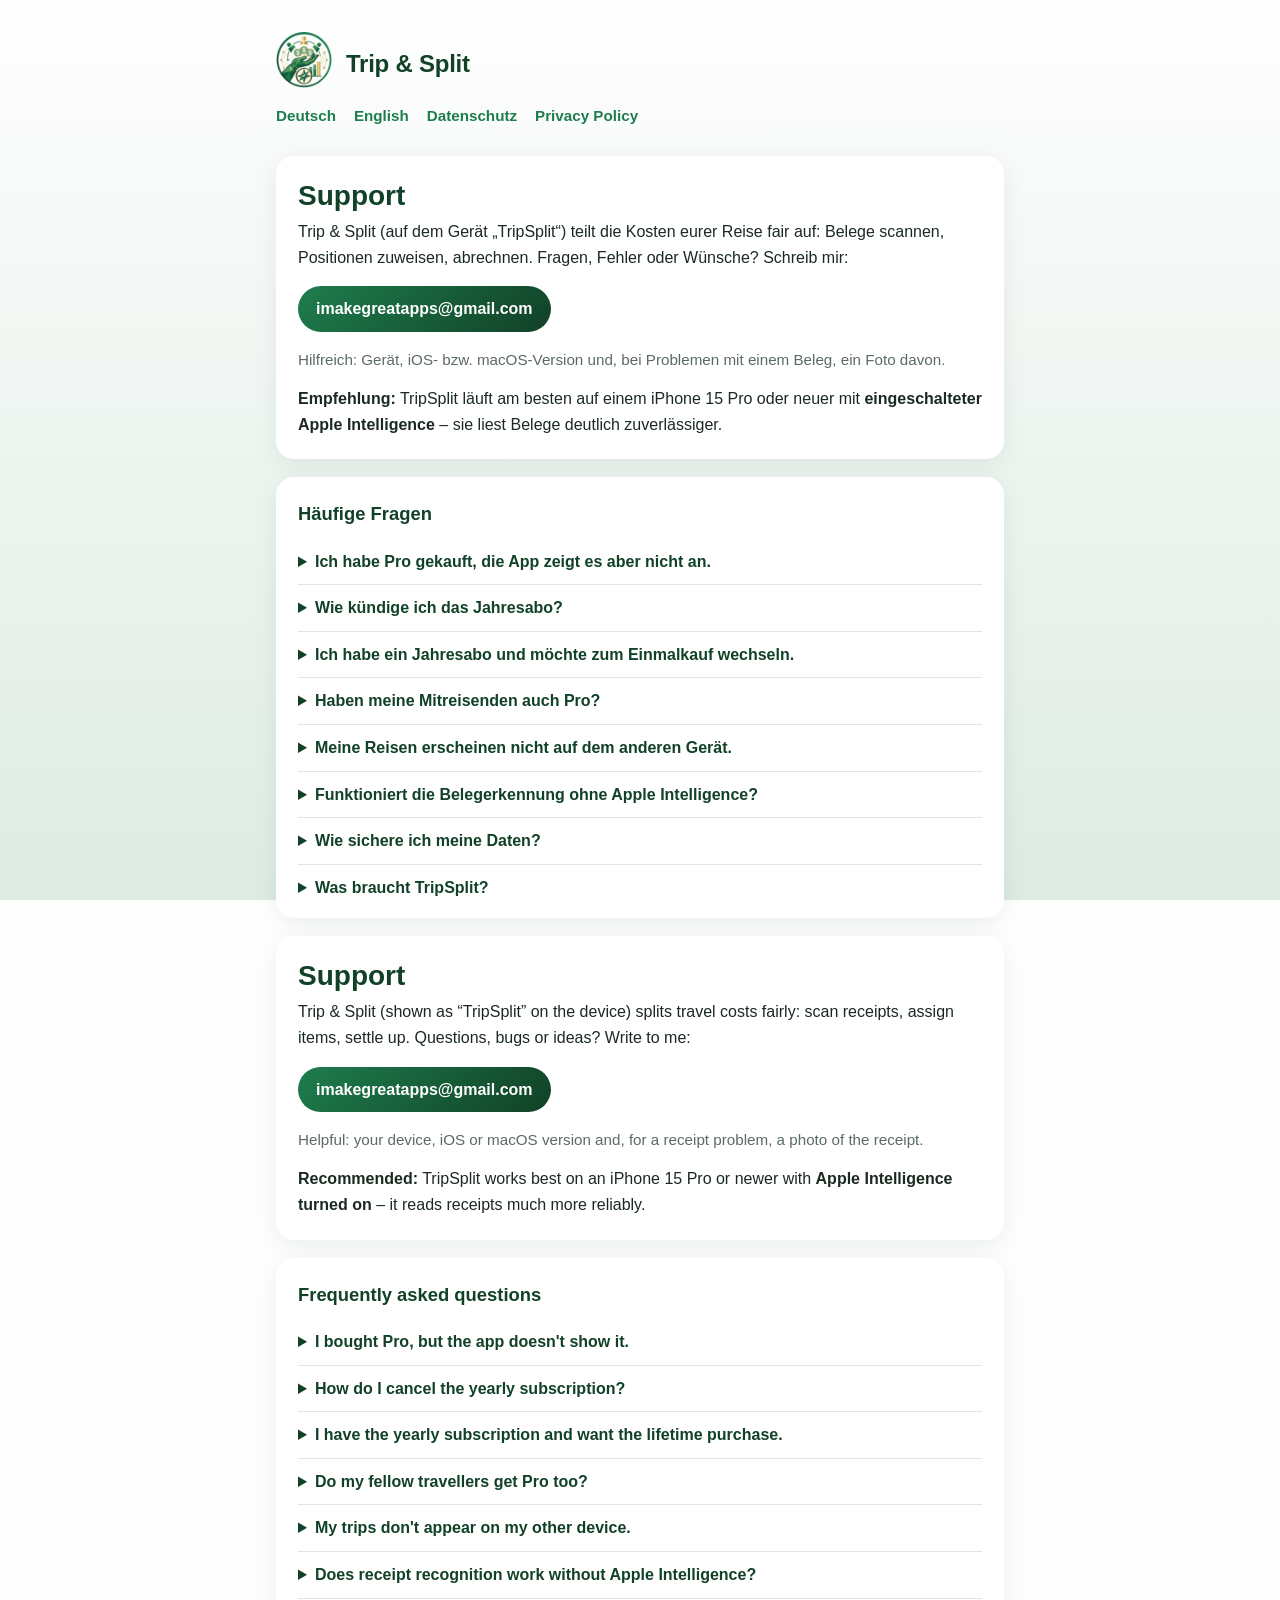
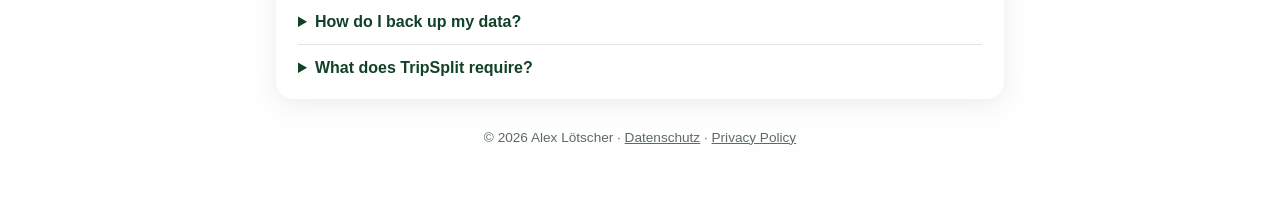
<file: index.html>
<!doctype html>
<html lang="de">
<head>
<meta charset="utf-8">
<meta name="viewport" content="width=device-width, initial-scale=1">
<title>Trip &amp; Split Support</title>
<meta name="description" content="Hilfe und Kontakt zu Trip &amp; Split (TripSplit), der App zum Aufteilen von Reisekosten.">
<link rel="icon" href="logo.png">
<link rel="apple-touch-icon" href="logo.png">
<link rel="stylesheet" href="style.css">
</head>
<body>
<div class="wrap">
  <header>
    <a href="./"><img src="logo.png" alt=""></a>
    <a href="./" class="name">Trip &amp; Split</a>
  </header>
  <nav>
    <a href="#de">Deutsch</a>
    <a href="#en">English</a>
    <a href="datenschutz.html">Datenschutz</a>
    <a href="privacy.html">Privacy Policy</a>
  </nav>

  <section id="de">
    <div class="card">
      <h1>Support</h1>
      <p>Trip &amp; Split (auf dem Gerät „TripSplit“) teilt die Kosten eurer Reise fair auf: Belege scannen, Positionen zuweisen, abrechnen. Fragen, Fehler oder Wünsche? Schreib mir:</p>
      <a class="contact" href="mailto:imakegreatapps@gmail.com?subject=TripSplit">imakegreatapps@gmail.com</a>
      <p class="muted">Hilfreich: Gerät, iOS- bzw. macOS-Version und, bei Problemen mit einem Beleg, ein Foto davon.</p>
      <p><strong>Empfehlung:</strong> TripSplit läuft am besten auf einem iPhone 15 Pro oder neuer mit <strong>eingeschalteter Apple Intelligence</strong> – sie liest Belege deutlich zuverlässiger.</p>
    </div>

    <div class="card">
      <h2>Häufige Fragen</h2>
      <details>
        <summary>Ich habe Pro gekauft, die App zeigt es aber nicht an.</summary>
        <p>Öffne in der Reiseliste das Menü (•••) → <strong>TripSplit Pro</strong> → <strong>Käufe wiederherstellen</strong>. Verwende dasselbe Apple-Account wie beim Kauf.</p>
      </details>
      <details>
        <summary>Wie kündige ich das Jahresabo?</summary>
        <p>iPhone/iPad: <strong>Einstellungen</strong> → dein Name → <strong>Abonnements</strong>. Mac: <strong>App Store</strong> → dein Account → <strong>Abonnements verwalten</strong>. Oder in der App auf der Pro-Seite über <strong>Abo verwalten</strong>. Pro bleibt bis zum Ende der bezahlten Laufzeit aktiv.</p>
      </details>
      <details>
        <summary>Ich habe ein Jahresabo und möchte zum Einmalkauf wechseln.</summary>
        <p>Kündige zuerst das Jahresabo – Apple beendet es beim Einmalkauf nicht automatisch, du würdest sonst doppelt bezahlen. Pro bleibt bis zum Ende der bezahlten Laufzeit aktiv; danach kaufst du den Einmalkauf.</p>
      </details>
      <details>
        <summary>Haben meine Mitreisenden auch Pro?</summary>
        <p>Ja, für die geteilte Reise: Wer mit Pro eine Reise erstellt und teilt, schaltet Pro in dieser Reise für alle Mitreisenden frei. Für ihre eigenen Reisen brauchen sie Pro selbst.</p>
      </details>
      <details>
        <summary>Meine Reisen erscheinen nicht auf dem anderen Gerät.</summary>
        <p>Beide Geräte müssen mit demselben Apple-Account bei iCloud angemeldet sein, und iCloud muss für TripSplit eingeschaltet sein (Einstellungen → dein Name → iCloud). Der erste Abgleich kann einige Minuten dauern.</p>
      </details>
      <details>
        <summary>Funktioniert die Belegerkennung ohne Apple Intelligence?</summary>
        <p>Ja. Ohne Apple Intelligence liest die eingebaute Texterkennung die Positionen, und jeder Beleg lässt sich auch von Hand erfassen.</p>
      </details>
      <details>
        <summary>Wie sichere ich meine Daten?</summary>
        <p>In den Einstellungen einer Reise unter <strong>Sicherung</strong> (eine Reise) oder im Menü (•••) der Reiseliste (alle Reisen). Die Datei lässt sich dort auch wieder importieren.</p>
      </details>
      <details>
        <summary>Was braucht TripSplit?</summary>
        <p>iOS 27 oder iPadOS 27; auf dem Mac macOS 27 mit Apple-Chip.</p>
        <p>Sehr empfohlen: ein iPhone 15 Pro oder neuer (bzw. ein iPad oder Mac mit M-Chip) mit eingeschalteter Apple Intelligence (Einstellungen → Apple Intelligence &amp; Siri). Ohne sie funktioniert TripSplit ebenfalls, die Belegerkennung ist dann aber weniger genau.</p>
      </details>
    </div>
  </section>

  <section id="en" lang="en">
    <div class="card">
      <h1>Support</h1>
      <p>Trip &amp; Split (shown as “TripSplit” on the device) splits travel costs fairly: scan receipts, assign items, settle up. Questions, bugs or ideas? Write to me:</p>
      <a class="contact" href="mailto:imakegreatapps@gmail.com?subject=TripSplit">imakegreatapps@gmail.com</a>
      <p class="muted">Helpful: your device, iOS or macOS version and, for a receipt problem, a photo of the receipt.</p>
      <p><strong>Recommended:</strong> TripSplit works best on an iPhone 15 Pro or newer with <strong>Apple Intelligence turned on</strong> – it reads receipts much more reliably.</p>
    </div>

    <div class="card">
      <h2>Frequently asked questions</h2>
      <details>
        <summary>I bought Pro, but the app doesn't show it.</summary>
        <p>In the trip list, open the menu (•••) → <strong>TripSplit Pro</strong> → <strong>Restore Purchases</strong>. Use the same Apple Account you bought it with.</p>
      </details>
      <details>
        <summary>How do I cancel the yearly subscription?</summary>
        <p>iPhone/iPad: <strong>Settings</strong> → your name → <strong>Subscriptions</strong>. Mac: <strong>App Store</strong> → your account → <strong>Manage Subscriptions</strong>. Or in the app via <strong>Manage subscription</strong> on the Pro page. Pro stays active until the end of the paid period.</p>
      </details>
      <details>
        <summary>I have the yearly subscription and want the lifetime purchase.</summary>
        <p>Cancel the subscription first – Apple does not end it when you buy the lifetime purchase, so you would pay twice. Pro stays active until the end of the paid period; then buy the lifetime purchase.</p>
      </details>
      <details>
        <summary>Do my fellow travellers get Pro too?</summary>
        <p>Yes, for the shared trip: whoever creates and shares a trip with Pro unlocks Pro in that trip for everyone in it. For their own trips they need Pro themselves.</p>
      </details>
      <details>
        <summary>My trips don't appear on my other device.</summary>
        <p>Both devices need to be signed in to iCloud with the same Apple Account, with iCloud turned on for TripSplit (Settings → your name → iCloud). The first sync can take a few minutes.</p>
      </details>
      <details>
        <summary>Does receipt recognition work without Apple Intelligence?</summary>
        <p>Yes. Without Apple Intelligence the built-in text recognition reads the items, and every receipt can also be entered by hand.</p>
      </details>
      <details>
        <summary>How do I back up my data?</summary>
        <p>In a trip's settings under <strong>Backup</strong> (one trip) or in the trip list menu (•••) (all trips). You can import the file there again.</p>
      </details>
      <details>
        <summary>What does TripSplit require?</summary>
        <p>iOS 27 or iPadOS 27; on the Mac, macOS 27 with Apple silicon.</p>
        <p>Strongly recommended: an iPhone 15 Pro or newer (or an iPad or Mac with an M-series chip) with Apple Intelligence turned on (Settings → Apple Intelligence &amp; Siri). TripSplit also works without it, but receipt recognition is less accurate.</p>
      </details>
    </div>
  </section>

  <footer>
    © 2026 Alex Lötscher · <a href="datenschutz.html">Datenschutz</a> · <a href="privacy.html">Privacy Policy</a>
  </footer>
</div>
</body>
</html>
</file>
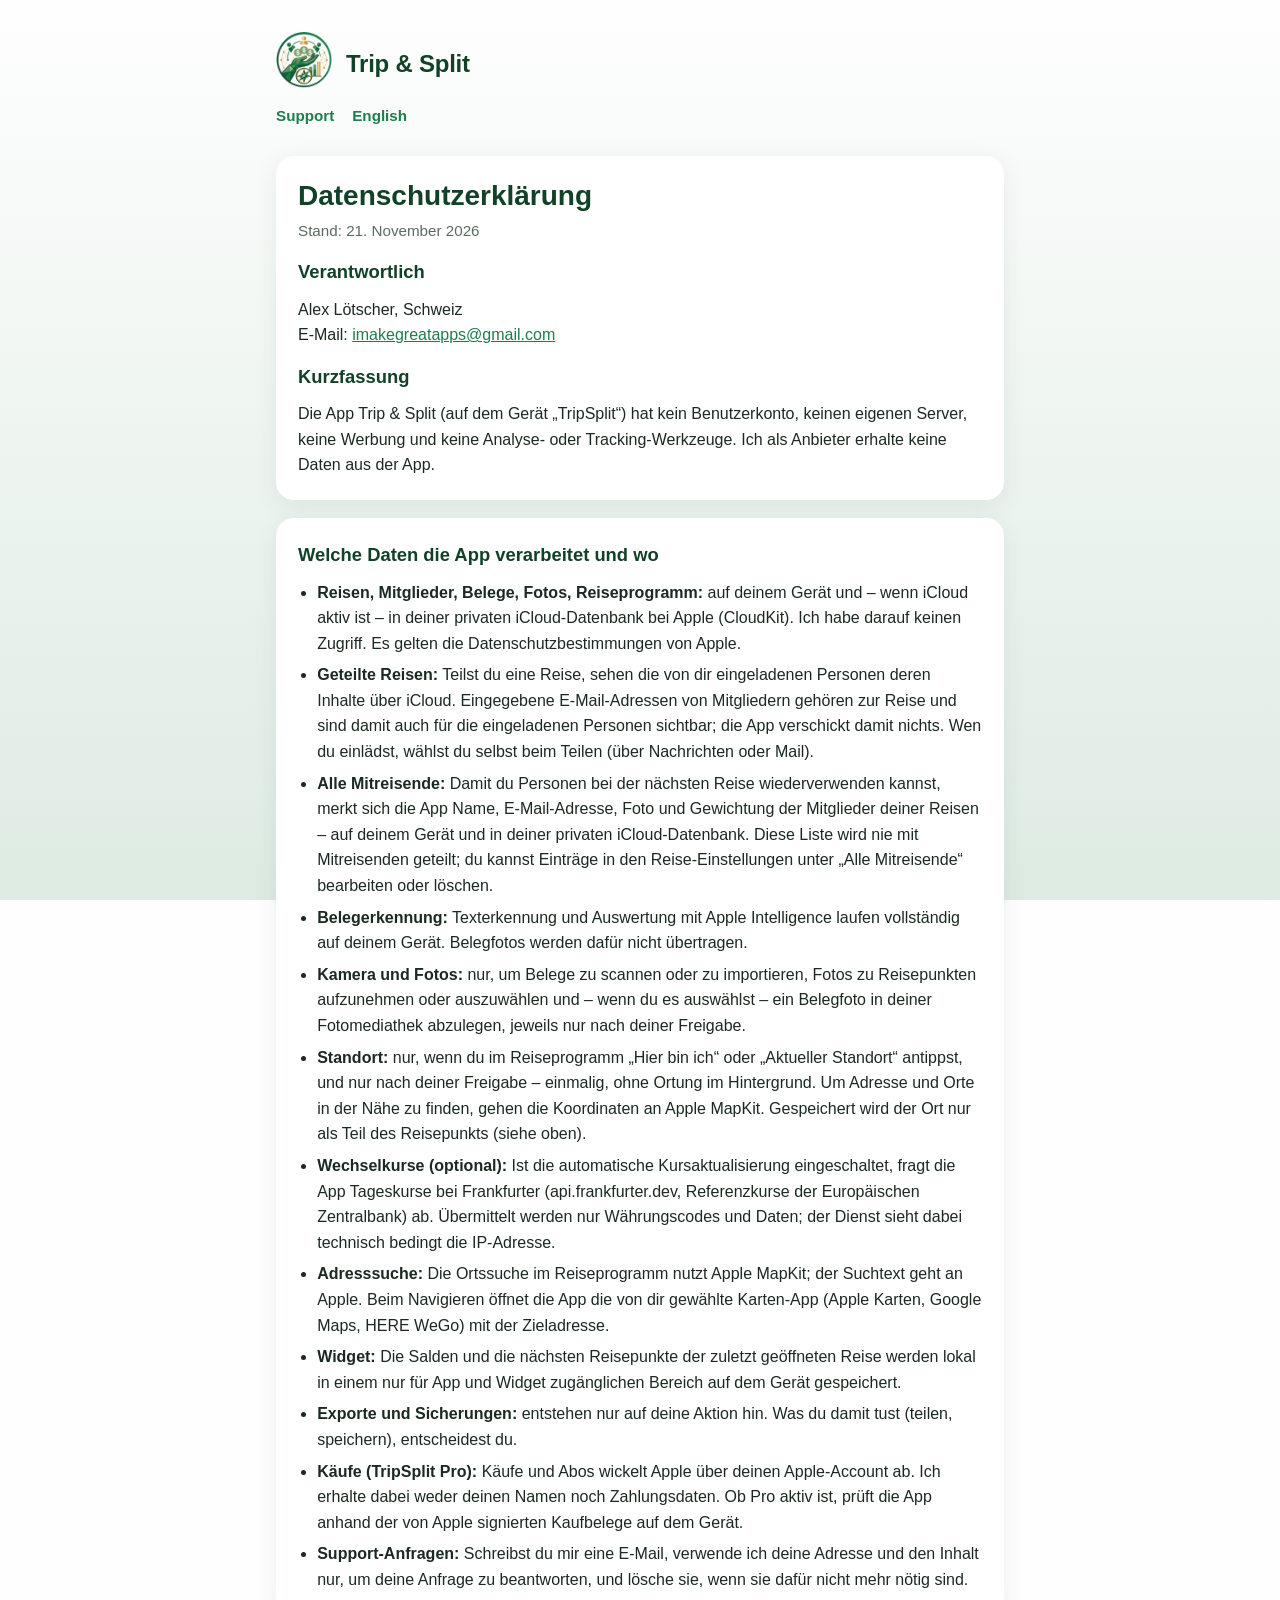
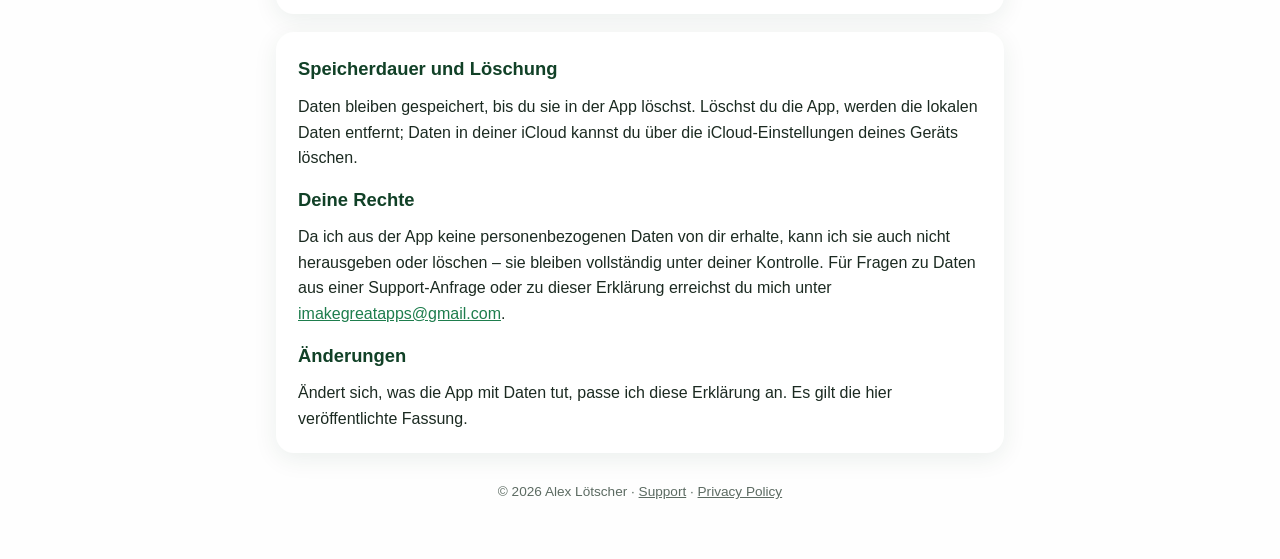
<file: datenschutz.html>
<!doctype html>
<html lang="de">
<head>
<meta charset="utf-8">
<meta name="viewport" content="width=device-width, initial-scale=1">
<title>Trip &amp; Split Datenschutz</title>
<meta name="description" content="Datenschutzerklärung der App Trip &amp; Split (TripSplit).">
<link rel="icon" href="logo.png">
<link rel="apple-touch-icon" href="logo.png">
<link rel="stylesheet" href="style.css">
</head>
<body>
<div class="wrap">
  <header>
    <a href="./"><img src="logo.png" alt=""></a>
    <a href="./" class="name">Trip &amp; Split</a>
  </header>
  <nav>
    <a href="./">Support</a>
    <a href="privacy.html">English</a>
  </nav>

  <div class="card">
    <h1>Datenschutzerklärung</h1>
    <p class="muted">Stand: 21. November 2026</p>

    <h2>Verantwortlich</h2>
    <p>Alex Lötscher, Schweiz<br>E-Mail: <a href="mailto:imakegreatapps@gmail.com">imakegreatapps@gmail.com</a></p>

    <h2>Kurzfassung</h2>
    <p>Die App Trip &amp; Split (auf dem Gerät „TripSplit“) hat kein Benutzerkonto, keinen eigenen Server, keine Werbung und keine Analyse- oder Tracking-Werkzeuge. Ich als Anbieter erhalte keine Daten aus der App.</p>
  </div>

  <div class="card">
    <h2>Welche Daten die App verarbeitet und wo</h2>
    <ul>
      <li><strong>Reisen, Mitglieder, Belege, Fotos, Reiseprogramm:</strong> auf deinem Gerät und – wenn iCloud aktiv ist – in deiner privaten iCloud-Datenbank bei Apple (CloudKit). Ich habe darauf keinen Zugriff. Es gelten die Datenschutzbestimmungen von Apple.</li>
      <li><strong>Geteilte Reisen:</strong> Teilst du eine Reise, sehen die von dir eingeladenen Personen deren Inhalte über iCloud. Eingegebene E-Mail-Adressen von Mitgliedern gehören zur Reise und sind damit auch für die eingeladenen Personen sichtbar; die App verschickt damit nichts. Wen du einlädst, wählst du selbst beim Teilen (über Nachrichten oder Mail).</li>
      <li><strong>Alle Mitreisende:</strong> Damit du Personen bei der nächsten Reise wiederverwenden kannst, merkt sich die App Name, E-Mail-Adresse, Foto und Gewichtung der Mitglieder deiner Reisen – auf deinem Gerät und in deiner privaten iCloud-Datenbank. Diese Liste wird nie mit Mitreisenden geteilt; du kannst Einträge in den Reise-Einstellungen unter „Alle Mitreisende“ bearbeiten oder löschen.</li>
      <li><strong>Belegerkennung:</strong> Texterkennung und Auswertung mit Apple Intelligence laufen vollständig auf deinem Gerät. Belegfotos werden dafür nicht übertragen.</li>
      <li><strong>Kamera und Fotos:</strong> nur, um Belege zu scannen oder zu importieren, Fotos zu Reisepunkten aufzunehmen oder auszuwählen und – wenn du es auswählst – ein Belegfoto in deiner Fotomediathek abzulegen, jeweils nur nach deiner Freigabe.</li>
      <li><strong>Standort:</strong> nur, wenn du im Reiseprogramm „Hier bin ich“ oder „Aktueller Standort“ antippst, und nur nach deiner Freigabe – einmalig, ohne Ortung im Hintergrund. Um Adresse und Orte in der Nähe zu finden, gehen die Koordinaten an Apple MapKit. Gespeichert wird der Ort nur als Teil des Reisepunkts (siehe oben).</li>
      <li><strong>Wechselkurse (optional):</strong> Ist die automatische Kursaktualisierung eingeschaltet, fragt die App Tageskurse bei Frankfurter (api.frankfurter.dev, Referenzkurse der Europäischen Zentralbank) ab. Übermittelt werden nur Währungscodes und Daten; der Dienst sieht dabei technisch bedingt die IP-Adresse.</li>
      <li><strong>Adresssuche:</strong> Die Ortssuche im Reiseprogramm nutzt Apple MapKit; der Suchtext geht an Apple. Beim Navigieren öffnet die App die von dir gewählte Karten-App (Apple Karten, Google Maps, HERE WeGo) mit der Zieladresse.</li>
      <li><strong>Widget:</strong> Die Salden und die nächsten Reisepunkte der zuletzt geöffneten Reise werden lokal in einem nur für App und Widget zugänglichen Bereich auf dem Gerät gespeichert.</li>
      <li><strong>Exporte und Sicherungen:</strong> entstehen nur auf deine Aktion hin. Was du damit tust (teilen, speichern), entscheidest du.</li>
      <li><strong>Käufe (TripSplit Pro):</strong> Käufe und Abos wickelt Apple über deinen Apple-Account ab. Ich erhalte dabei weder deinen Namen noch Zahlungsdaten. Ob Pro aktiv ist, prüft die App anhand der von Apple signierten Kaufbelege auf dem Gerät.</li>
      <li><strong>Support-Anfragen:</strong> Schreibst du mir eine E-Mail, verwende ich deine Adresse und den Inhalt nur, um deine Anfrage zu beantworten, und lösche sie, wenn sie dafür nicht mehr nötig sind.</li>
    </ul>
  </div>

  <div class="card">
    <h2>Speicherdauer und Löschung</h2>
    <p>Daten bleiben gespeichert, bis du sie in der App löschst. Löschst du die App, werden die lokalen Daten entfernt; Daten in deiner iCloud kannst du über die iCloud-Einstellungen deines Geräts löschen.</p>

    <h2>Deine Rechte</h2>
    <p>Da ich aus der App keine personenbezogenen Daten von dir erhalte, kann ich sie auch nicht herausgeben oder löschen – sie bleiben vollständig unter deiner Kontrolle. Für Fragen zu Daten aus einer Support-Anfrage oder zu dieser Erklärung erreichst du mich unter <a href="mailto:imakegreatapps@gmail.com">imakegreatapps@gmail.com</a>.</p>

    <h2>Änderungen</h2>
    <p>Ändert sich, was die App mit Daten tut, passe ich diese Erklärung an. Es gilt die hier veröffentlichte Fassung.</p>
  </div>

  <footer>
    © 2026 Alex Lötscher · <a href="./">Support</a> · <a href="privacy.html">Privacy Policy</a>
  </footer>
</div>
</body>
</html>
</file>
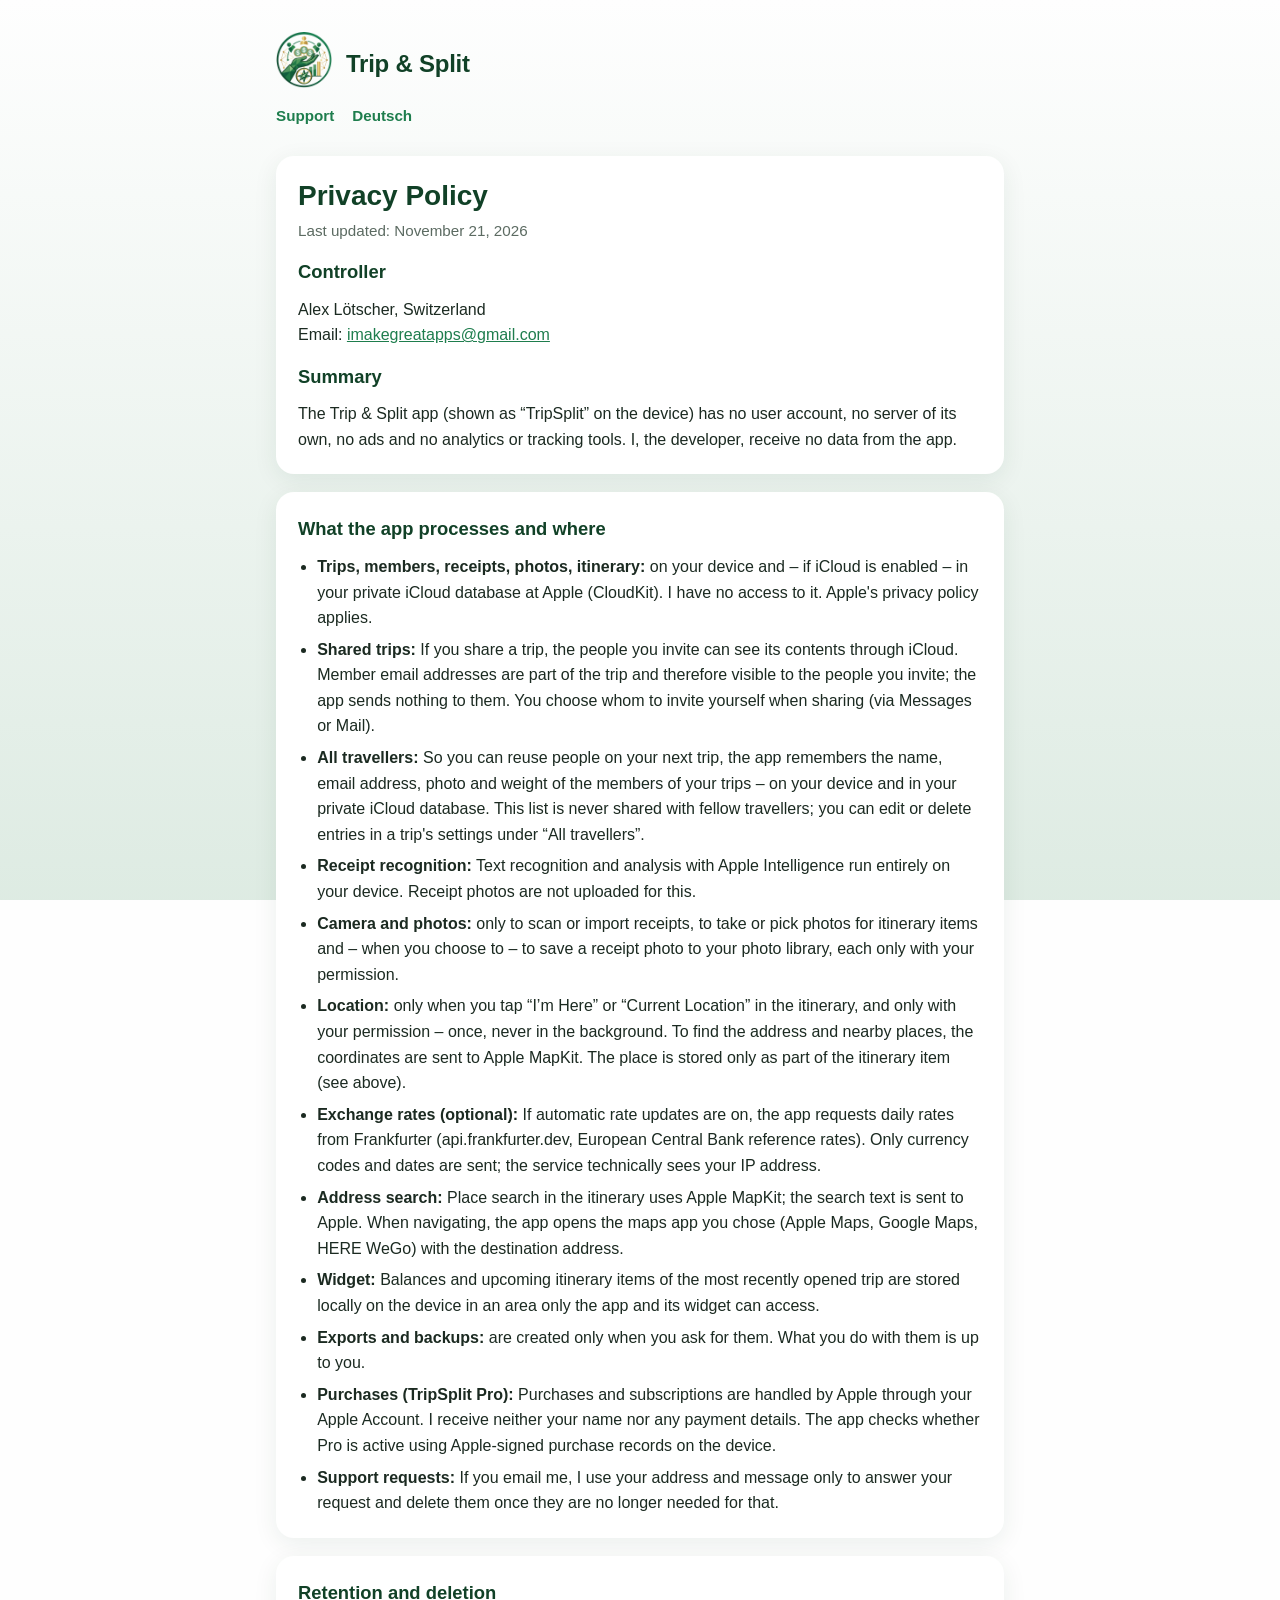
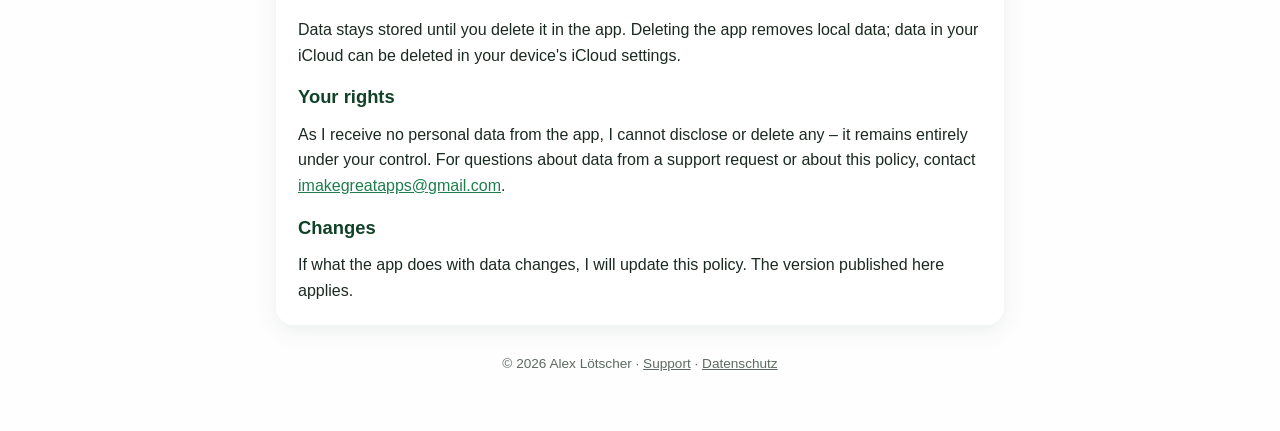
<file: privacy.html>
<!doctype html>
<html lang="en">
<head>
<meta charset="utf-8">
<meta name="viewport" content="width=device-width, initial-scale=1">
<title>Trip &amp; Split Privacy Policy</title>
<meta name="description" content="Privacy policy of the Trip &amp; Split app (TripSplit).">
<link rel="icon" href="logo.png">
<link rel="apple-touch-icon" href="logo.png">
<link rel="stylesheet" href="style.css">
</head>
<body>
<div class="wrap">
  <header>
    <a href="./"><img src="logo.png" alt=""></a>
    <a href="./" class="name">Trip &amp; Split</a>
  </header>
  <nav>
    <a href="./#en">Support</a>
    <a href="datenschutz.html">Deutsch</a>
  </nav>

  <div class="card">
    <h1>Privacy Policy</h1>
    <p class="muted">Last updated: November 21, 2026</p>

    <h2>Controller</h2>
    <p>Alex Lötscher, Switzerland<br>Email: <a href="mailto:imakegreatapps@gmail.com">imakegreatapps@gmail.com</a></p>

    <h2>Summary</h2>
    <p>The Trip &amp; Split app (shown as “TripSplit” on the device) has no user account, no server of its own, no ads and no analytics or tracking tools. I, the developer, receive no data from the app.</p>
  </div>

  <div class="card">
    <h2>What the app processes and where</h2>
    <ul>
      <li><strong>Trips, members, receipts, photos, itinerary:</strong> on your device and – if iCloud is enabled – in your private iCloud database at Apple (CloudKit). I have no access to it. Apple's privacy policy applies.</li>
      <li><strong>Shared trips:</strong> If you share a trip, the people you invite can see its contents through iCloud. Member email addresses are part of the trip and therefore visible to the people you invite; the app sends nothing to them. You choose whom to invite yourself when sharing (via Messages or Mail).</li>
      <li><strong>All travellers:</strong> So you can reuse people on your next trip, the app remembers the name, email address, photo and weight of the members of your trips – on your device and in your private iCloud database. This list is never shared with fellow travellers; you can edit or delete entries in a trip's settings under “All travellers”.</li>
      <li><strong>Receipt recognition:</strong> Text recognition and analysis with Apple Intelligence run entirely on your device. Receipt photos are not uploaded for this.</li>
      <li><strong>Camera and photos:</strong> only to scan or import receipts, to take or pick photos for itinerary items and – when you choose to – to save a receipt photo to your photo library, each only with your permission.</li>
      <li><strong>Location:</strong> only when you tap “I’m Here” or “Current Location” in the itinerary, and only with your permission – once, never in the background. To find the address and nearby places, the coordinates are sent to Apple MapKit. The place is stored only as part of the itinerary item (see above).</li>
      <li><strong>Exchange rates (optional):</strong> If automatic rate updates are on, the app requests daily rates from Frankfurter (api.frankfurter.dev, European Central Bank reference rates). Only currency codes and dates are sent; the service technically sees your IP address.</li>
      <li><strong>Address search:</strong> Place search in the itinerary uses Apple MapKit; the search text is sent to Apple. When navigating, the app opens the maps app you chose (Apple Maps, Google Maps, HERE WeGo) with the destination address.</li>
      <li><strong>Widget:</strong> Balances and upcoming itinerary items of the most recently opened trip are stored locally on the device in an area only the app and its widget can access.</li>
      <li><strong>Exports and backups:</strong> are created only when you ask for them. What you do with them is up to you.</li>
      <li><strong>Purchases (TripSplit Pro):</strong> Purchases and subscriptions are handled by Apple through your Apple Account. I receive neither your name nor any payment details. The app checks whether Pro is active using Apple-signed purchase records on the device.</li>
      <li><strong>Support requests:</strong> If you email me, I use your address and message only to answer your request and delete them once they are no longer needed for that.</li>
    </ul>
  </div>

  <div class="card">
    <h2>Retention and deletion</h2>
    <p>Data stays stored until you delete it in the app. Deleting the app removes local data; data in your iCloud can be deleted in your device's iCloud settings.</p>

    <h2>Your rights</h2>
    <p>As I receive no personal data from the app, I cannot disclose or delete any – it remains entirely under your control. For questions about data from a support request or about this policy, contact <a href="mailto:imakegreatapps@gmail.com">imakegreatapps@gmail.com</a>.</p>

    <h2>Changes</h2>
    <p>If what the app does with data changes, I will update this policy. The version published here applies.</p>
  </div>

  <footer>
    © 2026 Alex Lötscher · <a href="./#en">Support</a> · <a href="datenschutz.html">Datenschutz</a>
  </footer>
</div>
</body>
</html>
</file>
<file: style.css>
/* TripSplit – Support- und Datenschutzseiten (GitHub Pages). Farben wie in der App (AppTheme.swift). */
:root {
  --forest: #114127;
  --green: #1E7D4D;
  --sage: #7DB391;
  --gold: #B5893A;
  --card: #FFFFFF;
  --text: #1B2A21;
  --muted: #5C6B62;
  --line: #DCE8E0;
  color-scheme: light;
}

* { box-sizing: border-box; }

html { -webkit-text-size-adjust: 100%; }

body {
  margin: 0;
  min-height: 100vh;
  font: 16px/1.6 -apple-system, BlinkMacSystemFont, "SF Pro Text", "Helvetica Neue", Arial, sans-serif;
  color: var(--text);
  background: linear-gradient(180deg, #FEFEFE 0%, rgba(125, 179, 145, 0.25) 100%) fixed, #FEFEFE;
}

.wrap { max-width: 760px; margin: 0 auto; padding: 32px 16px 56px; }

header { display: flex; align-items: center; gap: 14px; margin-bottom: 8px; }
header img { width: 56px; height: 56px; border-radius: 13px; }
header a { color: inherit; text-decoration: none; }
header .name { font-size: 1.5rem; font-weight: 700; color: var(--forest); letter-spacing: -0.01em; }

nav { display: flex; flex-wrap: wrap; gap: 6px 18px; margin: 4px 0 28px; font-size: 0.95rem; }
nav a { color: var(--green); text-decoration: none; font-weight: 600; }
nav a:hover { text-decoration: underline; }

.card {
  background: var(--card);
  border-radius: 18px;
  padding: 22px 22px 8px;
  margin-bottom: 18px;
  box-shadow: 0 6px 24px rgba(17, 65, 39, 0.08);
}

h1 { font-size: 1.75rem; line-height: 1.25; color: var(--forest); margin: 0 0 6px; }
h2 { font-size: 1.15rem; color: var(--forest); margin: 0 0 10px; }
h3 { font-size: 1rem; color: var(--forest); margin: 18px 0 4px; }
p, ul { margin: 0 0 14px; }
ul { padding-left: 1.2em; }
li { margin-bottom: 6px; }
a { color: var(--green); overflow-wrap: anywhere; }
.muted { color: var(--muted); font-size: 0.95rem; }

.contact {
  display: inline-block;
  margin: 2px 0 16px;
  padding: 10px 18px;
  border-radius: 999px;
  background: linear-gradient(135deg, var(--green), var(--forest));
  color: #fff;
  font-weight: 600;
  text-decoration: none;
}

details { border-top: 1px solid var(--line); padding: 10px 0; }
details:first-of-type { border-top: 0; }
summary { cursor: pointer; font-weight: 600; color: var(--forest); }
details p { margin: 8px 0 4px; }

footer { margin-top: 28px; font-size: 0.85rem; color: var(--muted); text-align: center; }
footer a { color: var(--muted); }
</file>
